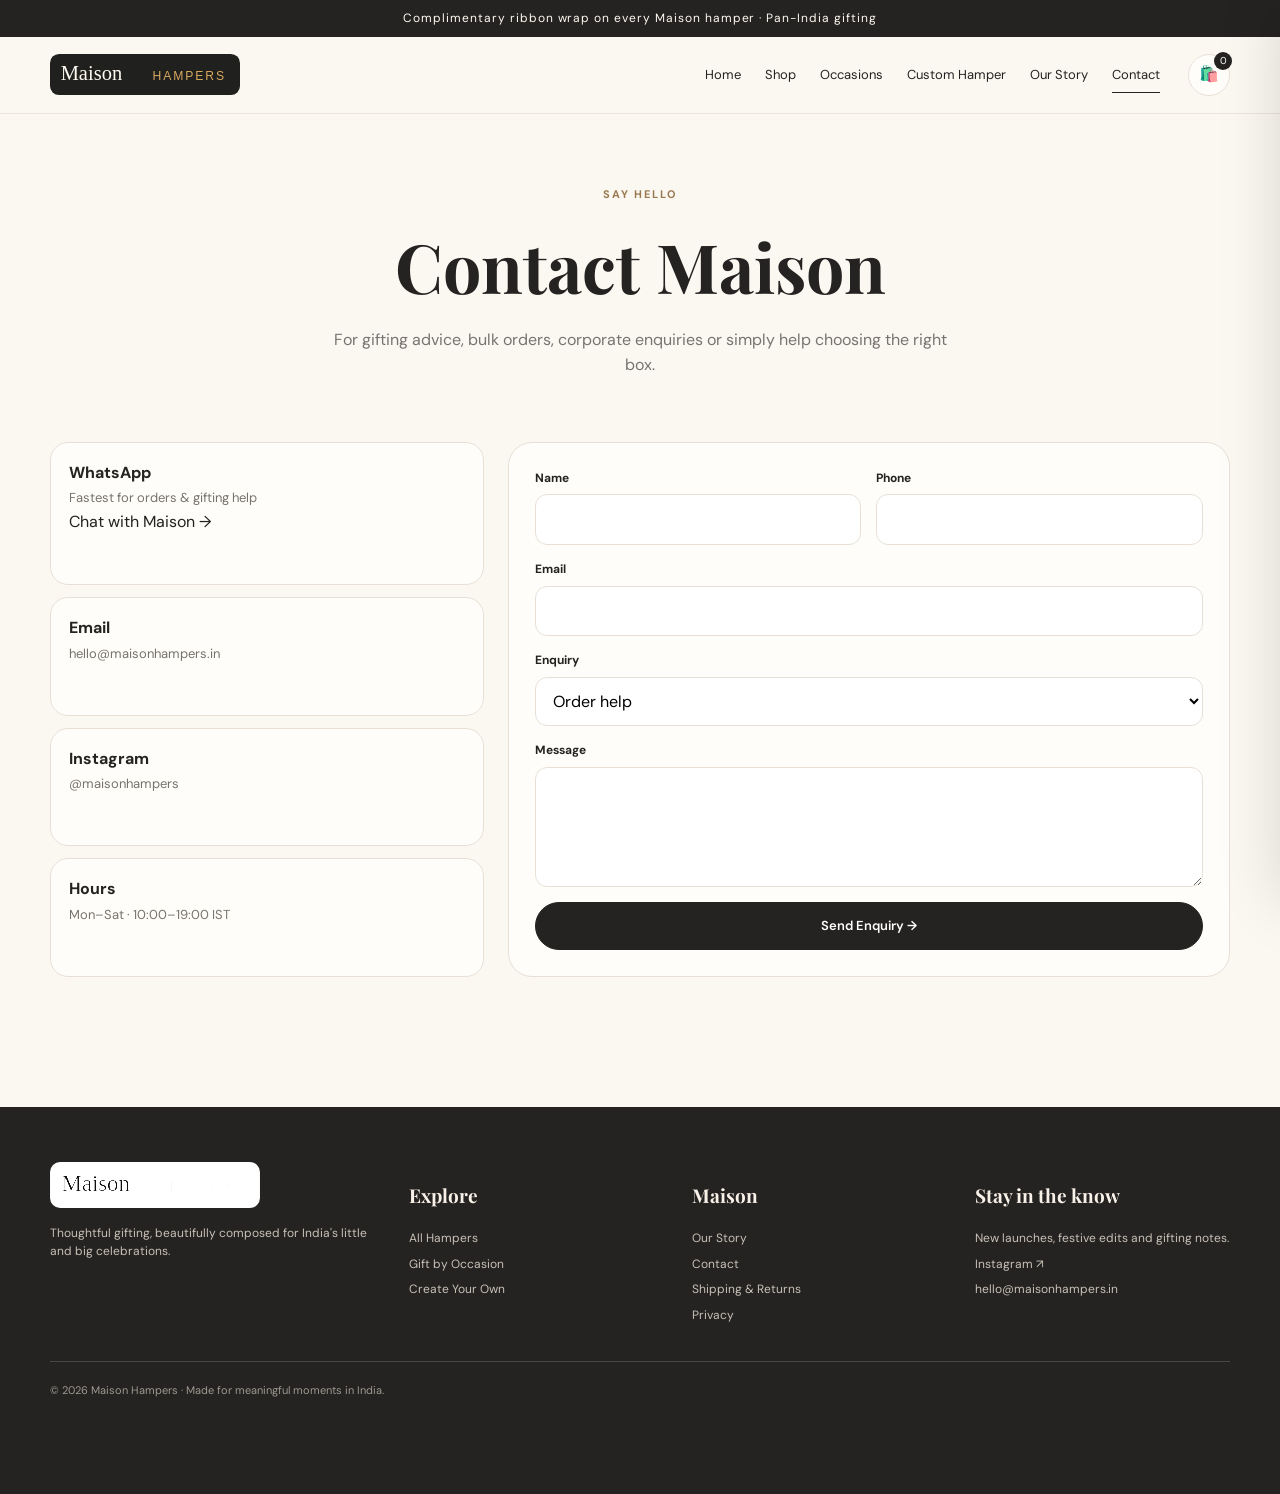
<file: contact.html>
<!doctype html><html lang="en"><head><meta charset="utf-8"><meta name="viewport" content="width=device-width,initial-scale=1,viewport-fit=cover"><title>Contact — Maison Hampers</title><meta name="description" content="Contact Maison Hampers for gifting advice, corporate orders, custom hampers and support."><meta property="og:title" content="Contact — Maison Hampers"><meta property="og:description" content="Contact Maison Hampers for gifting advice, corporate orders, custom hampers and support."><meta property="og:type" content="website"><meta property="og:url" content="https://inmeenax.github.io/trash-cart/"><link rel="icon" href="assets/favicon.svg"><link rel="preconnect" href="https://fonts.googleapis.com"><link rel="preconnect" href="https://fonts.gstatic.com" crossorigin><link href="https://fonts.googleapis.com/css2?family=DM+Sans:wght@400;500;600;700&family=Playfair+Display:wght@500;600;700&display=swap" rel="stylesheet"><link rel="stylesheet" href="style.css"></head><body><div class="announcement">Complimentary ribbon wrap on every Maison hamper · Pan-India gifting</div><header class="site-header"><nav class="nav container"><a class="logo" href="index.html"><img src="assets/logo.svg" alt="Maison Hampers logo" width="190" height="42"></a><div class="nav-links" id="navLinks">
<a class="" href="index.html">Home</a><a class="" href="shop.html">Shop</a><a class="" href="occasions.html">Occasions</a><a class="" href="custom.html">Custom Hamper</a><a class="" href="about.html">Our Story</a><a class="active" href="contact.html">Contact</a></div>
<div class="nav-actions"><button class="menu-btn" id="menuBtn" aria-label="Open menu">☰</button><button class="icon-btn" id="cartBtn" aria-label="Open cart">🛍️<span class="cart-count" id="cartCount">0</span></button></div></nav></header><main><section class="page-hero"><div class="container"><div class="eyebrow">Say hello</div><h1>Contact Maison</h1><p>For gifting advice, bulk orders, corporate enquiries or simply help choosing the right box.</p></div></section><section class="section" style="padding-top:20px"><div class="container contact-grid"><div class="contact-list"><div class="contact-item"><strong>WhatsApp</strong><span>Fastest for orders & gifting help</span><br><a href="#" onclick="orderWhatsApp();return false">Chat with Maison →</a></div><div class="contact-item"><strong>Email</strong><span>hello@maisonhampers.in</span></div><div class="contact-item"><strong>Instagram</strong><span>@maisonhampers</span></div><div class="contact-item"><strong>Hours</strong><span>Mon–Sat · 10:00–19:00 IST</span></div></div><form class="panel" id="contactForm"><div class="form-grid"><div class="field"><label>Name</label><input id="cname" required></div><div class="field"><label>Phone</label><input id="cphone" required></div><div class="field full"><label>Email</label><input id="cemail" type="email" required></div><div class="field full"><label>Enquiry</label><select id="cenquiry"><option>Order help</option><option>Corporate gifting</option><option>Bulk order</option><option>Custom hamper</option><option>Other</option></select></div><div class="field full"><label>Message</label><textarea id="cmessage" required></textarea></div><div class="field full"><button class="btn btn-dark" type="submit">Send Enquiry →</button></div></div></form></div></section></main>
<script>
document.addEventListener("DOMContentLoaded",()=>document.getElementById("contactForm")?.addEventListener("submit",e=>{e.preventDefault();const t=`Hello Maison Hampers,

Name: ${cname.value}
Phone: ${cphone.value}
Email: ${cemail.value}
Enquiry: ${cenquiry.value}
Message: ${cmessage.value}`;if(WA_NUMBER.includes("X")){toast("Add your WhatsApp number in script.js");return}window.open("https://wa.me/"+WA_NUMBER+"?text="+encodeURIComponent(t),"_blank")}))
</script><footer class="footer"><div class="container footer-grid"><div><img src="assets/logo.svg" alt="Maison Hampers" style="width:210px;filter:invert(1) grayscale(1) brightness(3)"><p style="margin-top:16px">Thoughtful gifting, beautifully composed for India's little and big celebrations.</p></div><div><h3>Explore</h3><a href="shop.html">All Hampers</a><a href="occasions.html">Gift by Occasion</a><a href="custom.html">Create Your Own</a></div><div><h3>Maison</h3><a href="about.html">Our Story</a><a href="contact.html">Contact</a><a href="#">Shipping & Returns</a><a href="#">Privacy</a></div><div><h3>Stay in the know</h3><p>New launches, festive edits and gifting notes.</p><a href="https://instagram.com/" target="_blank" rel="noopener">Instagram ↗</a><a href="mailto:hello@maisonhampers.in">hello@maisonhampers.in</a></div></div><div class="container footer-bottom">© 2026 Maison Hampers · Made for meaningful moments in India.</div></footer><div class="drawer-backdrop" id="drawerBackdrop"></div><aside class="cart-drawer" id="cartDrawer" aria-label="Shopping cart"><div class="drawer-head"><h2>Your Bag</h2><button class="close-btn" id="closeCart">×</button></div><div class="cart-items" id="cartItems"></div><div class="drawer-foot"><div class="drawer-total"><span>Total</span><span id="cartTotal">₹0</span></div><button class="btn btn-gold" id="gatewayBtn">Pay securely via Gateway</button><button class="btn btn-light" id="waBtn">Order on WhatsApp</button></div></aside><div class="modal-backdrop" id="modalBackdrop"></div><div class="modal" id="productModal"><button class="close-btn" id="closeModal" style="position:absolute;right:14px;top:10px;z-index:2">×</button><div id="modalContent"></div></div><div class="toast" id="toast"></div><div class="sticky-mobile"><a class="btn btn-dark" href="shop.html">Shop Hampers</a><button class="btn btn-gold" onclick="orderWhatsApp()">WhatsApp Us</button></div><script src="script.js"></script></body></html>
</file>
<file: style.css>
:root{--cream:#fbf7f1;--paper:#fffdf9;--rose:#ead1ce;--rose2:#f5e5e1;--charcoal:#242321;--muted:#77736e;--gold:#c69b57;--line:#e8e0d7;--shadow:0 20px 60px rgba(48,39,32,.10)}
*{box-sizing:border-box}html{scroll-behavior:smooth}body{margin:0;background:var(--cream);color:var(--charcoal);font-family:"DM Sans",system-ui,-apple-system,BlinkMacSystemFont,"Segoe UI",sans-serif;line-height:1.55;overflow-x:hidden}body.no-scroll{overflow:hidden}img{display:block;max-width:100%}a{color:inherit;text-decoration:none}button,input,select,textarea{font:inherit}button{cursor:pointer}.container{width:min(1180px,calc(100% - 32px));margin:auto}.serif,h1,h2,h3,.brand-name{font-family:"Playfair Display",Georgia,serif}.announcement{background:#242321;color:#fffaf2;text-align:center;padding:9px 16px;font-size:12px;letter-spacing:.08em}.site-header{position:sticky;top:0;z-index:50;background:rgba(251,247,241,.86);backdrop-filter:blur(18px);border-bottom:1px solid rgba(232,224,215,.8)}.nav{height:76px;display:flex;align-items:center;gap:28px}.logo{display:flex;align-items:center;gap:10px;margin-right:auto}.logo img{width:190px;height:auto}.nav-links{display:flex;align-items:center;gap:24px;font-size:13px}.nav-links a{position:relative;padding:8px 0}.nav-links a:after{content:"";position:absolute;left:0;bottom:0;width:0;height:1px;background:var(--charcoal);transition:.25s}.nav-links a:hover:after,.nav-links a.active:after{width:100%}.nav-actions{display:flex;gap:10px;align-items:center}.icon-btn,.menu-btn{width:42px;height:42px;border:1px solid var(--line);background:var(--paper);border-radius:50%;display:grid;place-items:center;position:relative}.cart-count{position:absolute;right:-3px;top:-3px;width:18px;height:18px;background:var(--charcoal);color:white;border-radius:50%;font-size:10px;display:grid;place-items:center}.menu-btn{display:none}.btn{display:inline-flex;align-items:center;justify-content:center;gap:8px;min-height:48px;padding:0 22px;border-radius:999px;border:1px solid var(--charcoal);transition:.25s;font-weight:600;font-size:13px}.btn-dark{background:var(--charcoal);color:#fff}.btn-light{background:transparent;color:var(--charcoal)}.btn-gold{background:var(--gold);border-color:var(--gold);color:white}.btn:hover{transform:translateY(-2px);box-shadow:0 10px 25px rgba(36,35,33,.12)}.hero{padding:34px 0 70px}.hero-grid{display:grid;grid-template-columns:1.02fr .98fr;gap:38px;align-items:center}.eyebrow{font-size:11px;text-transform:uppercase;letter-spacing:.18em;color:#9a7950;font-weight:700}.hero h1{font-size:clamp(44px,6vw,76px);line-height:1.02;letter-spacing:-.035em;margin:15px 0 20px;max-width:700px}.hero p{color:var(--muted);max-width:570px;font-size:17px}.ctas{display:flex;gap:12px;flex-wrap:wrap;margin-top:28px}.hero-photo{position:relative;min-height:550px;border-radius:34px;overflow:hidden;background:#e8d5cd;box-shadow:var(--shadow)}.hero-photo img{width:100%;height:100%;min-height:550px;object-fit:cover}.hero-badge{position:absolute;left:22px;bottom:22px;background:rgba(255,253,249,.88);backdrop-filter:blur(12px);padding:16px 18px;border-radius:18px;font-size:12px;box-shadow:0 10px 30px rgba(0,0,0,.12)}.hero-badge strong{display:block;font-family:"Playfair Display",serif;font-size:19px}.section{padding:80px 0}.section-soft{background:#f3ebe5}.section-head{display:flex;justify-content:space-between;align-items:end;gap:20px;margin-bottom:28px}.section-head h2{font-size:clamp(30px,4vw,48px);line-height:1.05;margin:7px 0}.section-head p{color:var(--muted);max-width:520px}.products-grid{display:grid;grid-template-columns:repeat(4,1fr);gap:18px}.product-card{background:var(--paper);border:1px solid var(--line);border-radius:22px;overflow:hidden;transition:.3s;position:relative}.product-card:hover{transform:translateY(-5px);box-shadow:var(--shadow)}.product-image{aspect-ratio:4/5;overflow:hidden;background:#eee2db;position:relative}.product-image img{width:100%;height:100%;object-fit:cover;transition:transform .65s}.product-card:hover .product-image img{transform:scale(1.06)}.badge{position:absolute;top:12px;left:12px;background:#fffdf9;padding:7px 10px;border-radius:999px;font-size:10px;font-weight:800;letter-spacing:.05em}.product-info{padding:16px}.product-cat{font-size:10px;text-transform:uppercase;letter-spacing:.13em;color:#a17c51}.product-info h3{font-size:20px;line-height:1.15;margin:6px 0}.product-info p{font-size:12px;color:var(--muted);min-height:38px;margin:0 0 12px}.price-row{display:flex;align-items:center;gap:8px;flex-wrap:wrap}.price{font-weight:800}.old-price{text-decoration:line-through;color:#aaa;font-size:12px}.discount{font-size:10px;background:#f1ddd9;color:#8d4e4b;padding:4px 7px;border-radius:999px}.card-actions{display:flex;gap:8px;margin-top:14px}.card-actions .btn{flex:1;min-height:42px;padding:0 12px;font-size:12px}.occasion-grid{display:grid;grid-template-columns:repeat(4,1fr);gap:14px}.occasion-card{min-height:180px;border-radius:22px;padding:22px;display:flex;flex-direction:column;justify-content:end;color:#fff;background-size:cover;background-position:center;position:relative;overflow:hidden}.occasion-card:before{content:"";position:absolute;inset:0;background:linear-gradient(180deg,transparent 20%,rgba(0,0,0,.68))}.occasion-card>*{position:relative;z-index:1}.occasion-card h3{font-size:24px;margin:0}.occasion-card span{font-size:11px;opacity:.85}.story-grid{display:grid;grid-template-columns:1fr 1fr;gap:50px;align-items:center}.story-photo{border-radius:30px;overflow:hidden;aspect-ratio:4/3}.story-photo img{width:100%;height:100%;object-fit:cover}.story-copy h2{font-size:clamp(34px,4vw,54px);line-height:1.05;margin:10px 0 18px}.story-copy p{color:var(--muted);max-width:560px}.benefits{display:grid;grid-template-columns:repeat(3,1fr);gap:14px}.benefit{padding:24px;border:1px solid var(--line);border-radius:20px;background:rgba(255,253,249,.65)}.benefit-icon{font-size:24px;margin-bottom:12px}.benefit h3{font-size:20px;margin:0 0 5px}.benefit p{font-size:13px;color:var(--muted);margin:0}.testimonials{display:grid;grid-template-columns:repeat(3,1fr);gap:14px}.quote{padding:26px;border-radius:22px;background:var(--paper);border:1px solid var(--line)}.stars{color:#a47a3d;letter-spacing:2px}.quote p{font-family:"Playfair Display",serif;font-size:20px;line-height:1.35}.quote small{color:var(--muted)}.trust{display:flex;justify-content:space-between;gap:15px;flex-wrap:wrap;align-items:center;padding:22px 0;border-top:1px solid var(--line);border-bottom:1px solid var(--line);color:#777}.trust span{font-size:12px;letter-spacing:.08em;text-transform:uppercase}.offer{background:linear-gradient(110deg,#ead1ce,#f4e5d7);border-radius:30px;padding:34px;display:grid;grid-template-columns:1fr auto;align-items:center;gap:20px}.offer h2{font-size:38px;margin:4px 0}.offer p{margin:0;color:#665f59}.countdown{font-weight:800;font-size:20px}.page-hero{padding:72px 0 44px;text-align:center}.page-hero h1{font-size:clamp(40px,6vw,68px);margin:10px 0}.page-hero p{max-width:620px;margin:auto;color:var(--muted)}.filters{display:flex;gap:8px;flex-wrap:wrap;margin:0 0 24px}.filter{border:1px solid var(--line);background:var(--paper);border-radius:999px;padding:10px 15px;font-size:12px}.filter.active{background:var(--charcoal);color:white;border-color:var(--charcoal)}.custom-grid{display:grid;grid-template-columns:1fr .8fr;gap:24px;align-items:start}.panel{background:var(--paper);border:1px solid var(--line);border-radius:24px;padding:26px}.form-grid{display:grid;grid-template-columns:1fr 1fr;gap:15px}.field{display:flex;flex-direction:column;gap:7px}.field.full{grid-column:1/-1}.field label{font-size:12px;font-weight:700}.field input,.field select,.field textarea{width:100%;border:1px solid var(--line);background:#fff;border-radius:12px;padding:12px 13px;outline:none}.field textarea{min-height:120px;resize:vertical}.field input:focus,.field select:focus,.field textarea:focus{border-color:#b79670;box-shadow:0 0 0 3px rgba(198,155,87,.12)}.check-list{display:grid;gap:9px}.check{border:1px solid var(--line);padding:13px;border-radius:12px;display:flex;gap:10px;align-items:center}.check input{accent-color:#242321}.custom-summary{position:sticky;top:100px}.summary-photo{aspect-ratio:4/3;border-radius:18px;overflow:hidden;margin-bottom:18px}.summary-photo img{width:100%;height:100%;object-fit:cover}.summary-line{display:flex;justify-content:space-between;padding:9px 0;border-bottom:1px solid var(--line);font-size:13px}.total{font-size:21px;font-weight:800;padding-top:15px;display:flex;justify-content:space-between}.about-editorial{display:grid;grid-template-columns:.85fr 1.15fr;gap:45px;align-items:start}.about-editorial h2{font-size:clamp(35px,5vw,60px);line-height:1.02;margin:0}.about-editorial p{color:var(--muted);font-size:16px}.stat-grid{display:grid;grid-template-columns:repeat(3,1fr);gap:12px;margin-top:30px}.stat{padding:20px;border-top:1px solid var(--line)}.stat strong{font-family:"Playfair Display",serif;font-size:32px;display:block}.contact-grid{display:grid;grid-template-columns:.75fr 1.25fr;gap:24px}.contact-list{display:grid;gap:12px}.contact-item{padding:18px;border:1px solid var(--line);border-radius:18px;background:var(--paper)}.contact-item strong{display:block}.contact-item span{font-size:13px;color:var(--muted)}.footer{background:#242321;color:#f9f1e8;padding:55px 0 95px;margin-top:50px}.footer-grid{display:grid;grid-template-columns:1.3fr 1fr 1fr 1fr;gap:28px}.footer h3{font-size:19px}.footer a,.footer p{font-size:12px;color:#c9c0b7;display:block;margin:7px 0}.footer-bottom{margin-top:30px;padding-top:20px;border-top:1px solid #4a4743;color:#9e9891;font-size:11px}.sticky-mobile{display:none}.drawer-backdrop,.modal-backdrop{position:fixed;inset:0;background:rgba(15,14,13,.46);z-index:90;opacity:0;pointer-events:none;transition:.3s}.drawer-backdrop.open,.modal-backdrop.open{opacity:1;pointer-events:auto}.cart-drawer{position:fixed;right:0;top:0;height:100%;width:min(440px,94vw);background:var(--paper);z-index:100;transform:translateX(105%);transition:.35s;box-shadow:-20px 0 60px rgba(0,0,0,.15);display:flex;flex-direction:column}.cart-drawer.open{transform:translateX(0)}.drawer-head{padding:20px;border-bottom:1px solid var(--line);display:flex;justify-content:space-between;align-items:center}.drawer-head h2{margin:0;font-size:25px}.close-btn{border:0;background:transparent;font-size:24px}.cart-items{flex:1;overflow:auto;padding:14px 20px}.cart-item{display:grid;grid-template-columns:75px 1fr auto;gap:12px;padding:12px 0;border-bottom:1px solid var(--line)}.cart-item img{width:75px;height:85px;object-fit:cover;border-radius:12px}.cart-item h4{margin:0 0 4px;font-size:14px}.cart-item small{color:var(--muted)}.qty{display:flex;gap:6px;align-items:center;margin-top:8px}.qty button{width:26px;height:26px;border:1px solid var(--line);background:white;border-radius:50%}.remove{border:0;background:transparent;color:#9b5551;font-size:11px}.drawer-foot{padding:18px 20px;border-top:1px solid var(--line);background:#fff}.drawer-total{display:flex;justify-content:space-between;font-size:20px;font-weight:800;margin-bottom:12px}.drawer-foot .btn{width:100%;margin-top:8px}.empty{text-align:center;color:var(--muted);padding:50px 15px}.modal{position:fixed;z-index:110;left:50%;top:50%;width:min(850px,94vw);max-height:90vh;overflow:auto;transform:translate(-50%,-46%) scale(.97);background:var(--paper);border-radius:26px;opacity:0;pointer-events:none;transition:.3s;box-shadow:var(--shadow)}.modal.open{opacity:1;pointer-events:auto;transform:translate(-50%,-50%) scale(1)}.modal-inner{display:grid;grid-template-columns:1fr 1fr}.modal-photo{min-height:430px}.modal-photo img{width:100%;height:100%;object-fit:cover}.modal-copy{padding:30px}.modal-copy h2{font-size:35px;line-height:1.05;margin:8px 0 10px}.packaging{display:grid;gap:8px;margin:18px 0}.pack-option{border:1px solid var(--line);padding:12px;border-radius:12px;display:flex;justify-content:space-between;gap:10px}.pack-option.selected{border-color:#9e7950;background:#f8efe5}.pack-option input{accent-color:#242321}.toast{position:fixed;z-index:200;left:50%;bottom:28px;transform:translate(-50%,20px);opacity:0;pointer-events:none;background:#242321;color:white;padding:12px 18px;border-radius:999px;font-size:12px;transition:.3s;box-shadow:0 10px 30px rgba(0,0,0,.2)}.toast.show{opacity:1;transform:translate(-50%,0)}.reveal{opacity:0;transform:translateY(18px);transition:opacity .7s,transform .7s}.reveal.visible{opacity:1;transform:none}
@media(max-width:1000px){.products-grid{grid-template-columns:repeat(2,1fr)}.occasion-grid{grid-template-columns:repeat(2,1fr)}.hero-grid{grid-template-columns:1fr}.hero-photo{min-height:460px}.hero-photo img{min-height:460px}.nav-links{gap:14px}.custom-grid,.about-editorial,.contact-grid{grid-template-columns:1fr}.custom-summary{position:static}.footer-grid{grid-template-columns:repeat(2,1fr)}}
@media(max-width:720px){.nav{height:68px}.logo img{width:160px}.nav-links{display:none;position:absolute;left:16px;right:16px;top:76px;background:var(--paper);padding:18px;border:1px solid var(--line);border-radius:18px;box-shadow:var(--shadow);flex-direction:column;align-items:flex-start}.nav-links.open{display:flex}.menu-btn{display:grid}.hero{padding-top:20px}.hero-photo{min-height:420px}.hero-photo img{min-height:420px}.section{padding:60px 0}.section-head{display:block}.products-grid{grid-template-columns:1fr 1fr;gap:10px}.product-info{padding:12px}.product-info h3{font-size:17px}.product-info p{font-size:11px;min-height:0}.card-actions{display:grid;grid-template-columns:1fr}.occasion-grid{grid-template-columns:1fr 1fr}.benefits,.testimonials{grid-template-columns:1fr}.story-grid{grid-template-columns:1fr}.story-photo{order:-1}.offer{grid-template-columns:1fr}.form-grid{grid-template-columns:1fr}.field.full{grid-column:auto}.modal-inner{grid-template-columns:1fr}.modal-photo{min-height:300px}.sticky-mobile{display:grid;grid-template-columns:1fr 1fr;position:fixed;bottom:0;left:0;right:0;z-index:80;background:rgba(255,253,249,.94);backdrop-filter:blur(14px);padding:8px max(10px,env(safe-area-inset-left)) calc(8px + env(safe-area-inset-bottom));gap:8px;border-top:1px solid var(--line)}.sticky-mobile .btn{min-height:46px}.footer{padding-bottom:120px}}
@media(max-width:380px){.products-grid{grid-template-columns:1fr}.occasion-grid{grid-template-columns:1fr}.hero h1{font-size:42px}.logo img{width:145px}.nav{gap:8px}}
@media(prefers-reduced-motion:reduce){*,*::before,*::after{scroll-behavior:auto!important;animation-duration:.001ms!important;transition-duration:.001ms!important}}
</file>
